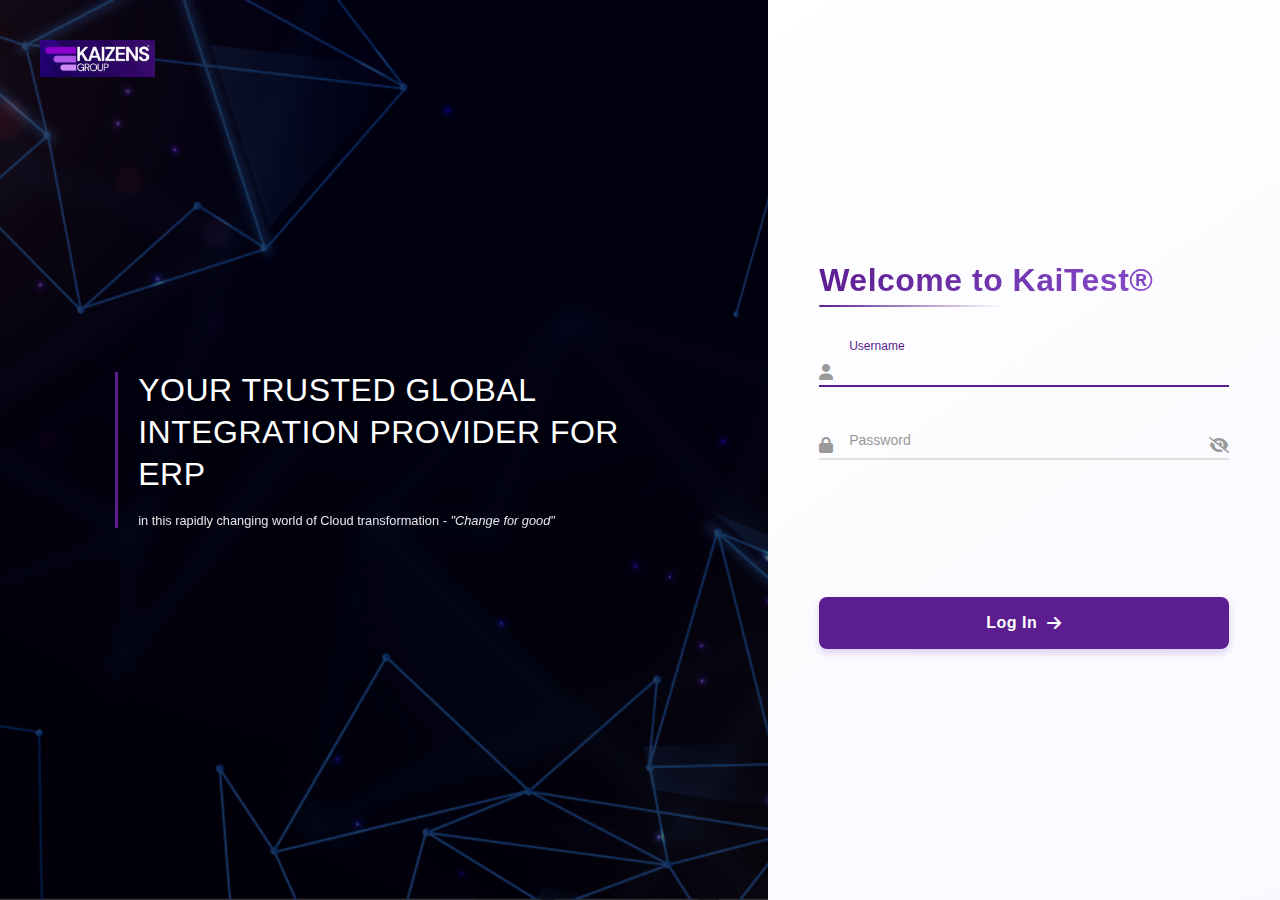
<file: index.html>
<!DOCTYPE html>
<html lang="en">
<head>
  <meta charset="UTF-8">
  <meta name="viewport" content="width=device-width, initial-scale=1.0">
  <title>Login KaiMig&reg;</title>
  <link rel="stylesheet" href="style.css">
  <link rel="stylesheet" href="https://cdnjs.cloudflare.com/ajax/libs/font-awesome/6.0.0-beta3/css/all.min.css">
</head>
<body onload="loaded()">
  <div class="box-form">
    <div class="left">
      <img src="./bg1.png" class="backdrop" alt="backdrop">
      <div class="overlay">
        <img src="./kaizens.gif" class="overlay-image" alt="logo">
      </div>
      
      <div class="left-center">
        <div class="left-content">
          <div class="left-center-text-large">YOUR TRUSTED GLOBAL</div>
          <div class="left-center-text-large">INTEGRATION PROVIDER FOR</div>
          <div class="left-center-text-large">ERP</div>
          <div class="left-center-text-small">
            <span>in this rapidly changing world of Cloud transformation -
            </span><span class="italic">"Change for good"</span>
          </div>
        </div>
      </div>
    </div>

    <div class="right">
      <div class="login-container">
        <div class="logo-mobile">
          <img src="./kaizens.gif" alt="logo">
        </div>
        
        <div class="text-header">Welcome to KaiTest&reg;</div>
        
        <div class="form-group">
          <div class="input-icon-wrapper">
            <i class="fas fa-user input-icon"></i>
            <input type="text" id="username" class="form-control" placeholder=" ">
            <label for="username" class="form-control-label">Username</label>
          </div>
        </div>
        
        <div class="form-group">
          <div class="input-icon-wrapper">
            <i class="fas fa-lock input-icon"></i>
            <input type="password" id="password" class="form-control" placeholder=" ">
            <label for="password" class="form-control-label">Password</label>
            <i class="fas fa-eye-slash toggle-password" onclick="togglePassword()"></i>
          </div>
        </div>
        
        <div id="error-message" class="form-error" style="visibility: hidden;">
          Error
        </div>
      
        <progress id="progress" class="pure-material-progress-linear" style="visibility: hidden;"></progress>
      
        <button id="okbtn" class="full-btn" onclick="LoginClicked()">
          <span>Log In</span>
          <i class="fas fa-arrow-right btn-icon"></i>
        </button>
      </div>
    </div>
  </div>

  <script>
    function showError(message) {
      const errorEl = document.getElementById("error-message");
      errorEl.innerText = message;
      errorEl.style.visibility = "visible";
      errorEl.classList.add("visible");
      
      // Add error styling to inputs
      document.getElementById("username").classList.add("input-error");
      document.getElementById("password").classList.add("input-error");
      
      // Remove error styling after 4 seconds
      setTimeout(() => {
        document.getElementById("username").classList.remove("input-error");
        document.getElementById("password").classList.remove("input-error");
        errorEl.classList.remove("visible");
        setTimeout(() => {
          errorEl.style.visibility = "hidden";
        }, 300);
      }, 4000);
    }
    
    function togglePassword() {
      const passwordInput = document.getElementById("password");
      const toggleIcon = document.querySelector(".toggle-password");
      
      if (passwordInput.type === "password") {
        passwordInput.type = "text";
        toggleIcon.classList.remove("fa-eye-slash");
        toggleIcon.classList.add("fa-eye");
      } else {
        passwordInput.type = "password";
        toggleIcon.classList.remove("fa-eye");
        toggleIcon.classList.add("fa-eye-slash");
      }
    }
    
    function keypress(event) {
      // detect event key
      if (event.keyCode == 13) {
        LoginClicked();
      }
    }

    function loaded() {
      const username = document.getElementById("username");
      username.focus();
      username.addEventListener("keydown", keypress);
      document
        .getElementById("password")
        .addEventListener("keydown", keypress);
    }

    async function LoginClicked() {
      const username = document.getElementById("username").value;
      const password = document.getElementById("password").value;
      const progressBar = document.getElementById("progress");

      // Validate input fields
      if (username === "" || password === "") {
        showError("Please fill in all fields.");
        return;
      }

      // Set request headers
      const headers = {
        "Content-Type": "application/json",
      };

      const s = sessionStorage.getItem("session");
      if (s) {
        const ws = JSON.parse(s);
        if (ws.SessionGUID) {
          headers["Session-GUID"] = ws.SessionGUID;
        }
      }

      const btn = document.getElementById("okbtn");
      btn.disabled = true;
      progressBar.style.visibility = "visible";

      // Send login data via fetch
      console.log("xxxxxxxxx fetch : /login POST");
      fetch("/api/login", {
        method: "POST",
        redirect: "follow",
        body: JSON.stringify({
          Username: username,
          Password: password,
        }),
        headers: headers,
      })
        .then((response) => {
          progressBar.style.visibility = "hidden";
          if (response.redirected) {
            console.log("xxxxxxxxx fetch redirected: ", response);
            window.location.href = response.url;
            return;
          }
          if (response.ok) {
            // Login successful, redirect to home page
            const redir = response.headers.get("Location");
            if (redir == "") {
              redir = "/";
            }
            console.log("redir:", redir);
            window.location.href = redir; // Redirect to home page
          } else {
            console.log("response:", response);
            // If login fails, show an error message
            showError("Invalid username or password!");
            let btn = document.getElementById("okbtn");
            btn.disabled = false;
          }
        })
        .catch((error) => {
          // Handle network errors or other unexpected issues
          progressBar.style.visibility = "hidden";
          console.error("Error during login:", error);
          showError("An error occurred. Please try again.");
          btn.disabled = false;
        });
    }
  </script>
</body>
</html>
</file>
<file: style.css>
:root {
  --avengers-fw-font-family: "Helvetica Neue", "Segoe UI", helvetica, verdana, sans-serif; 
  --avengers-fw-font-size: 14px;
  --primary-color: #5b1d8f;
  --primary-hover: #7844d1;
  --primary-active: #814fd1;
  --error-color: #e74c3c;
  --text-primary: #333333;
  --text-secondary: #666666;
  --text-light: #999999;
  --border-color: #e0e0e0;
  --shadow-sm: 0 2px 6px rgba(91, 25, 184, 0.2);
  --shadow-md: 0 4px 8px rgba(91, 25, 184, 0.2);
  --shadow-lg: 0 5px 12px rgba(91, 25, 184, 0.25);
}

html, body {
  height: 100%;
  margin: 0;
  font-family: var(--avengers-fw-font-family);
  color: var(--text-primary);
}

/* Main container */
.box-form {
  height: 100vh;
  display: flex;
  align-items: stretch;
}

/* Left side styling */
.box-form .left {
  color: white;
  background: black;
  position: relative;
  flex: 1.5;
  overflow: hidden;
}

.box-form .left .overlay {
  width: 15%;
  position: absolute;
  top: 0;
  z-index: 2;
}

.backdrop {
  width: 100%;
  height: 100%;
  opacity: 0.4;
  object-fit: cover;
}

.overlay-image {
  padding: 40px;
  width: 100%;
}

.left-center {
  position: absolute;
  top: 0;
  left: 0;
  width: 100%;
  height: 100%;
  display: flex;
  align-items: center;
  z-index: 1;
}

.left-content {
  margin-left: 15%;
  border-left: 3px solid var(--primary-color);
  padding-left: 20px;
}

.left-center-text-large {
  font-size: 2.5vw;
  font-weight: 500;
  margin-bottom: 5px;
  text-shadow: 0 2px 4px rgba(0,0,0,0.4);
  letter-spacing: 0.5px;
}

.highlight {
  color: var(--primary-color);
}

.left-center-text-small {
  font-size: 1vw;
  font-weight: 400;
  margin-top: 20px;
  opacity: 0.9;
}

.italic {
  font-style: italic;
}

/* Right side styling */
.box-form .right {
  flex: 1;
  display: flex;
  justify-content: center;
  align-items: center;
  background: linear-gradient(145deg, #ffffff, #f9f9ff);
}

.login-container {
  width: 80%;
  max-width: 450px;
  padding: 40px 0;
  display: flex;
  flex-direction: column;
  gap: 10px;
}

.logo-mobile {
  display: none;
  text-align: center;
  margin-bottom: 20px;
}

.logo-mobile img {
  max-width: 120px;
}


/* Typography */
.text-header {
  font-size: 32px;
  font-weight: 700;
  margin: 10px 0 35px 0;
  color: var(--text-primary);
  position: relative;
  display: inline-block;
  background: linear-gradient(120deg, var(--primary-color), #9055d8);
  background-clip: text;
  -webkit-background-clip: text;
  color: transparent;
  letter-spacing: 0.5px;
}

.text-header::after {
  content: "";
  position: absolute;
  left: 0;
  bottom: -8px;
  height: 2px;
  width: 45%;
  background: linear-gradient(90deg, var(--primary-color), transparent);
  border-radius: 2px;
}



/* Form controls */
.form-group {
  position: relative;
  margin-bottom: 20px;
}

.input-icon-wrapper {
  position: relative;
}

.input-icon {
  position: absolute;
  left: 0;
  top: 20px;
  color: var(--text-light);
  transition: color 0.3s;
}

.toggle-password {
  position: absolute;
  right: 0;
  top: 20px;
  cursor: pointer;
  color: var(--text-light);
}


input[type="text"].form-control,
input[type="password"].form-control {
  width: 100%;
  border: none;
  border-bottom: 2px solid var(--border-color);
  padding: 16px 0 10px 30px;
  background: transparent;
  transition: border-bottom 0.3s;
  box-sizing: border-box;
  color: var(--text-primary);
  font-family: inherit;
}

.form-control-label {
  position: absolute;
  top: 15px;
  left: 30px;
  font-size: var(--avengers-fw-font-size);
  color: var(--text-light);
  transition: all 0.25s;
  pointer-events: none;
}

.form-control:focus ~ .form-control-label,
.form-control:not(:placeholder-shown) ~ .form-control-label {
  top: -5px;
  font-size: 12px;
  color: var(--primary-color);
  font-weight: 500;
}

.form-control:focus ~ .input-icon {
  color: var(--primary-color);
}

input[type="text"].form-control:hover,
input[type="password"].form-control:hover {
  border-bottom: 2px solid var(--text-secondary);
}

input[type="text"].form-control:focus,
input[type="password"].form-control:focus {
  border-bottom: 2px solid var(--primary-color);
  outline: none;
}

/* Error message styling */
.form-error {
  color: var(--error-color);
  font-weight: 500;
  padding: 10px 15px;
  opacity: 0;
  transition: opacity 0.3s;
  background-color: rgba(231, 76, 60, 0.1);
  border-radius: 4px;
  margin-top: 5px;
  margin-bottom: 10px;
  visibility: hidden;
}

.form-error.visible {
  opacity: 1;
  visibility: visible;
}

/* Error shake animation */
@keyframes shake {
  0%, 100% {transform: translateX(0);}
  10%, 30%, 50%, 70%, 90% {transform: translateX(-5px);}
  20%, 40%, 60%, 80% {transform: translateX(5px);}
}

.input-error {
  border-bottom: 2px solid var(--error-color) !important;
  animation: shake 0.5s;
}

/* Button styling */
button.full-btn {
  color: #fff;
  background-color: var(--primary-color);
  font-size: 16px;
  padding: 0 20px;
  width: 100%;
  border-radius: 8px;
  display: flex;
  justify-content: center;
  align-items: center;
  border: none;
  cursor: pointer;
  transition: background-color 0.25s, box-shadow 0.25s, transform 0.25s;
  margin-top: 20px;
  font-weight: 600;
  position: relative;
  overflow: hidden;
  box-shadow: var(--shadow-md);
  letter-spacing: 0.5px;
  height: 52px;
}

.btn-icon {
  margin-left: 10px;
  transition: transform 0.25s;
}

button.full-btn:hover {
  background-color: var(--primary-hover);
  box-shadow: var(--shadow-lg);
  transform: translateY(-1px);
}

button.full-btn:hover .btn-icon {
  transform: translateX(5px);
}

button.full-btn:active {
  background-color: var(--primary-active);
  transform: translateY(0);
  box-shadow: var(--shadow-sm);
}

button.full-btn:disabled {
  background-color: #cccccc;
  box-shadow: none;
  transform: none;
  cursor: not-allowed;
  opacity: 0.7;
}

/* Loading state for button */
button.full-btn.loading {
  pointer-events: none;
  opacity: 0.85;
}

button.full-btn.loading:after {
  content: "";
  position: absolute;
  width: 20px;
  height: 20px;
  border: 2px solid rgba(255,255,255,0.3);
  border-top: 2px solid #fff;
  border-radius: 50%;
  right: 20px;
  top: calc(50% - 10px);
  animation: spin 0.8s linear infinite;
}

/* Progress bar styling */
.pure-material-progress-linear {
  -webkit-appearance: none;
  appearance: none;
  border: none;
  height: 0.25em;
  color: var(--primary-color);
  background-color: rgba(91, 25, 184, 0.12);
  width: 100%;
  margin: 5px 0;
  border-radius: 4px;
  overflow: hidden;
}

.pure-material-progress-linear::-webkit-progress-bar {
  background-color: transparent;
}

.pure-material-progress-linear::-webkit-progress-value,
.pure-material-progress-linear::-moz-progress-bar {
  background-color: currentColor;
  transition: all 0.2s;
}

.pure-material-progress-linear:indeterminate {
  background-size: 200% 100%;
  background-image: linear-gradient(
    to right,
    transparent 50%,
    currentColor 50%,
    currentColor 60%,
    transparent 60%,
    transparent 71.5%,
    currentColor 71.5%,
    currentColor 84%,
    transparent 84%
  );
  animation: pure-material-progress-linear 2s infinite linear;
  will-change: background-position;
}

@keyframes pure-material-progress-linear {
  0% { background-position: left -31.25% top 0%; }
  50% { background-position: left -49% top 0%; }
  100% { background-position: left -102% top 0%; }
}

@keyframes spin {
  0% { transform: rotate(0deg); }
  100% { transform: rotate(360deg); }
}

/* Responsive design */
@media (max-width: 980px) {
  .box-form { flex-direction: column; }
  
  .box-form .left {
    height: 35vh;
    min-height: 250px;
  }
  
  .box-form .right { padding: 20px; }
  
  .login-container {
    width: 90%;
    padding: 25px 0;
    gap: 8px;
  }
  
  .left-center-text-large { font-size: 24px; }
  .left-center-text-small { font-size: 14px; }
  
  .logo-mobile { display: block; }
  .overlay { display: none; }
  
  .left-content { margin-left: 10%; }
}

@media (max-width: 480px) {
  .login-container { width: 100%; }
  
  .left-center-text-large { font-size: 20px; }
  
  .box-form .left {
    height: 30vh;
    min-height: 200px;
  }
  
  .text-header { font-size: 24px; }
  .text-subheader {
    font-size: 14px;
    margin-bottom: 15px;
  }
  
  button.full-btn {
    padding: 0 16px;
    font-size: 15px;
    height: 48px;
    border-radius: 6px;
    margin-top: 15px;
  }
}
</file>
